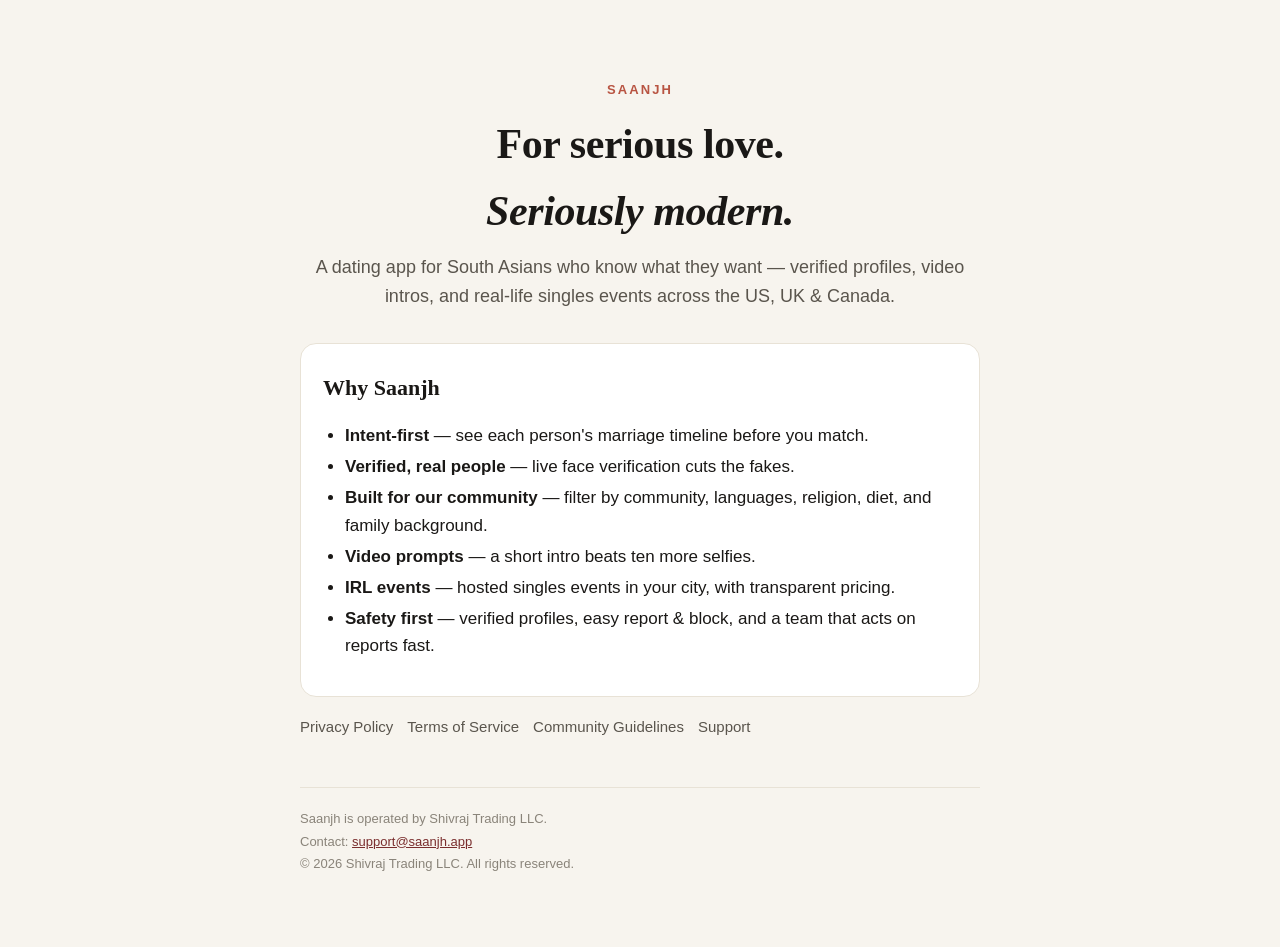
<file: index.html>
<!doctype html>
<html lang="en">
<head>
<meta charset="utf-8">
<meta name="viewport" content="width=device-width, initial-scale=1">
<title>Saanjh — Marriage-minded dating for South Asians</title>
<meta name="description" content="Saanjh is a serious dating app for South Asians in the US, UK, and Canada. Verified profiles, video intros, intent-first matching, and real-life events.">
<style>
:root{--canvas:#F7F4EE;--surface:#fff;--ink:#1A1816;--ink2:#5A554D;--ink3:#8A847A;--accent:#B85442;--accentDeep:#7A2E2E;--sage:#8A9A7B;--border:#E8E2D6}
*{box-sizing:border-box}html{-webkit-text-size-adjust:100%}
body{margin:0;background:var(--canvas);color:var(--ink);font-family:-apple-system,BlinkMacSystemFont,"Segoe UI",Inter,Roboto,sans-serif;line-height:1.6;font-size:17px}
.wrap{max-width:720px;margin:0 auto;padding:32px 20px 72px}
.brand{font-size:13px;letter-spacing:.16em;text-transform:uppercase;color:var(--accent);font-weight:700;margin-bottom:10px}
a{color:var(--accentDeep)}
h1{font-family:Georgia,"Times New Roman",serif;font-weight:600;font-size:34px;letter-spacing:-.01em;margin:0 0 6px}
h2{font-family:Georgia,serif;font-weight:600;font-size:22px;margin:34px 0 8px}
.updated{color:var(--ink3);font-size:14px;margin-bottom:8px}
.lead{color:var(--ink2);font-size:18px;margin:8px 0 8px}
p,li{color:var(--ink)}
ul{padding-left:22px}li{margin:4px 0}
hr{border:0;border-top:1px solid var(--border);margin:28px 0}
.card{background:var(--surface);border:1px solid var(--border);border-radius:16px;padding:20px 22px;margin:16px 0}
.nav{display:flex;flex-wrap:wrap;gap:14px;margin-top:18px;font-size:15px}
.nav a{color:var(--ink2);text-decoration:none;font-weight:500}
.nav a:hover{color:var(--accentDeep)}
.footer{margin-top:48px;padding-top:20px;border-top:1px solid var(--border);color:var(--ink3);font-size:13px;line-height:1.7}
.hero{text-align:center;padding:48px 0 8px}
.hero h1{font-size:42px}
</style>
</head>
<body>
<div class="wrap">
  <div class="hero">
    <div class="brand">Saanjh</div>
    <h1>For serious love.<br><em>Seriously modern.</em></h1>
    <p class="lead">A dating app for South Asians who know what they want — verified profiles, video intros, and real-life singles events across the US, UK &amp; Canada.</p>
  </div>

  <div class="card">
    <h2 style="margin-top:6px">Why Saanjh</h2>
    <ul>
      <li><strong>Intent-first</strong> — see each person's marriage timeline before you match.</li>
      <li><strong>Verified, real people</strong> — live face verification cuts the fakes.</li>
      <li><strong>Built for our community</strong> — filter by community, languages, religion, diet, and family background.</li>
      <li><strong>Video prompts</strong> — a short intro beats ten more selfies.</li>
      <li><strong>IRL events</strong> — hosted singles events in your city, with transparent pricing.</li>
      <li><strong>Safety first</strong> — verified profiles, easy report &amp; block, and a team that acts on reports fast.</li>
    </ul>
  </div>

  <div class="nav">
    <a href="privacy/">Privacy Policy</a>
    <a href="terms/">Terms of Service</a>
    <a href="guidelines/">Community Guidelines</a>
    <a href="support/">Support</a>
  </div>

  <div class="footer">
    Saanjh is operated by Shivraj Trading LLC.<br>
    Contact: <a href="mailto:support@saanjh.app">support@saanjh.app</a><br>
    © 2026 Shivraj Trading LLC. All rights reserved.
  </div>
</div>
</body>
</html>
</file>
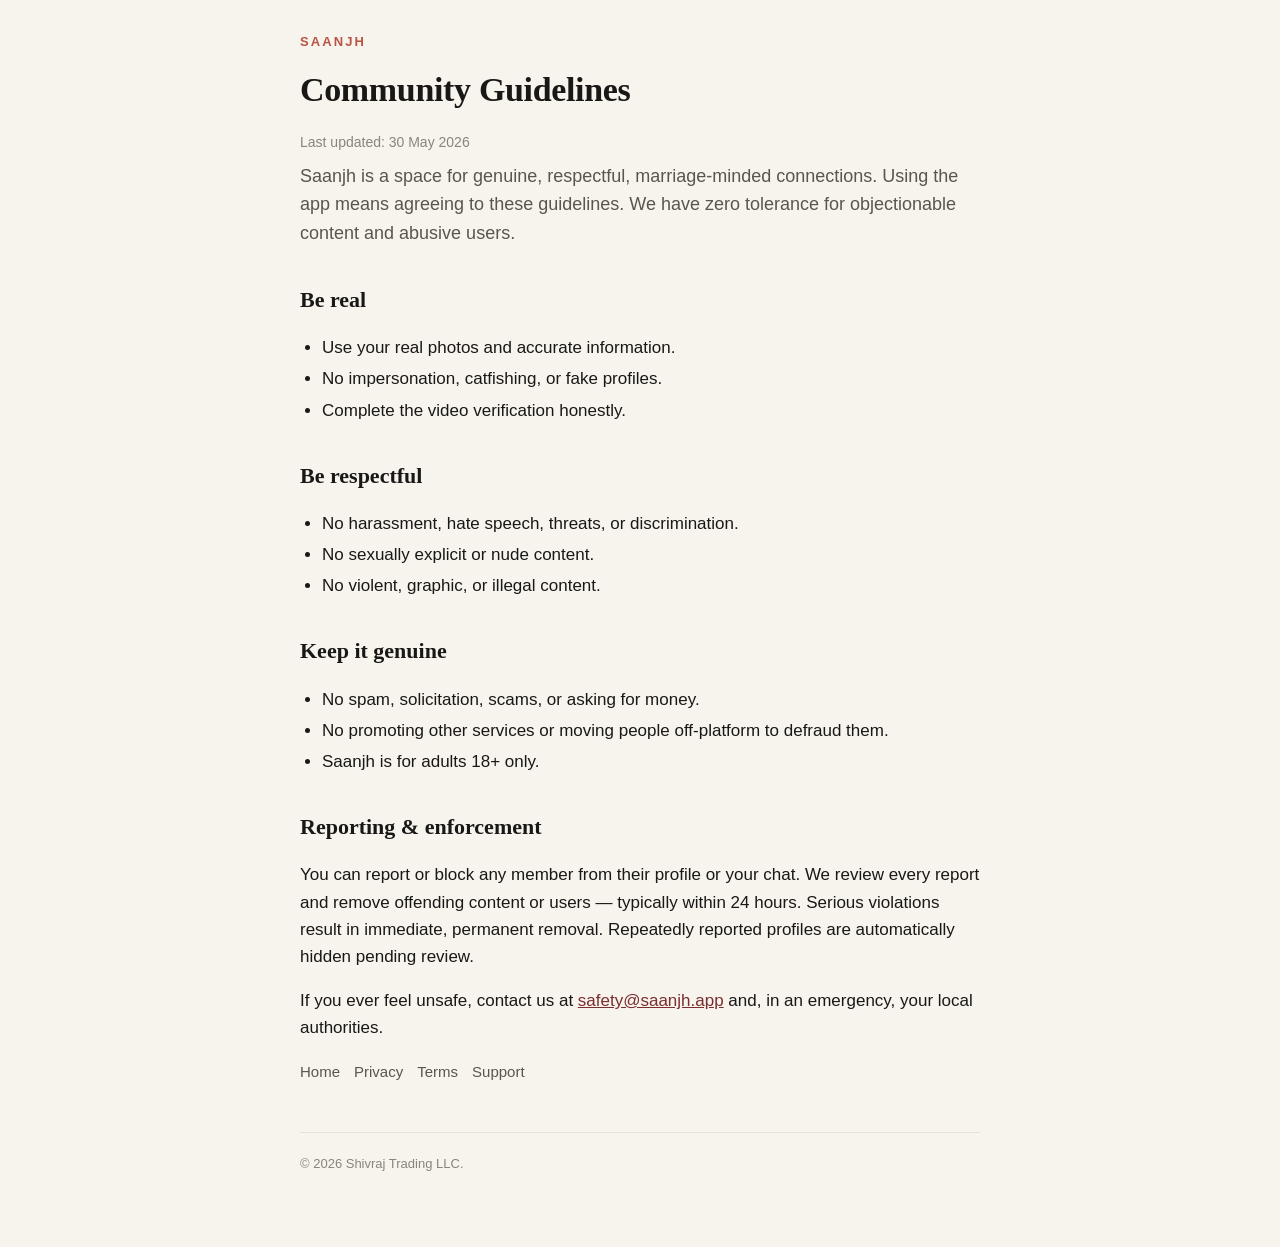
<file: guidelines/index.html>
<!doctype html>
<html lang="en">
<head>
<meta charset="utf-8">
<meta name="viewport" content="width=device-width, initial-scale=1">
<title>Community Guidelines — Saanjh</title>
<meta name="description" content="The rules that keep Saanjh safe and respectful.">
<style>
:root{--canvas:#F7F4EE;--surface:#fff;--ink:#1A1816;--ink2:#5A554D;--ink3:#8A847A;--accent:#B85442;--accentDeep:#7A2E2E;--sage:#8A9A7B;--border:#E8E2D6}
*{box-sizing:border-box}html{-webkit-text-size-adjust:100%}
body{margin:0;background:var(--canvas);color:var(--ink);font-family:-apple-system,BlinkMacSystemFont,"Segoe UI",Inter,Roboto,sans-serif;line-height:1.6;font-size:17px}
.wrap{max-width:720px;margin:0 auto;padding:32px 20px 72px}
.brand{font-size:13px;letter-spacing:.16em;text-transform:uppercase;color:var(--accent);font-weight:700;margin-bottom:10px}
a{color:var(--accentDeep)}
h1{font-family:Georgia,"Times New Roman",serif;font-weight:600;font-size:34px;letter-spacing:-.01em;margin:0 0 6px}
h2{font-family:Georgia,serif;font-weight:600;font-size:22px;margin:34px 0 8px}
.updated{color:var(--ink3);font-size:14px;margin-bottom:8px}
.lead{color:var(--ink2);font-size:18px;margin:8px 0 8px}
p,li{color:var(--ink)}
ul{padding-left:22px}li{margin:4px 0}
.nav{display:flex;flex-wrap:wrap;gap:14px;margin-top:18px;font-size:15px}
.nav a{color:var(--ink2);text-decoration:none;font-weight:500}
.footer{margin-top:48px;padding-top:20px;border-top:1px solid var(--border);color:var(--ink3);font-size:13px;line-height:1.7}
</style>
</head>
<body>
<div class="wrap">
  <div class="brand">Saanjh</div>
  <h1>Community Guidelines</h1>
  <p class="updated">Last updated: 30 May 2026</p>
  <p class="lead">Saanjh is a space for genuine, respectful, marriage-minded connections. Using the app means agreeing to these guidelines. We have zero tolerance for objectionable content and abusive users.</p>

  <h2>Be real</h2>
  <ul>
    <li>Use your real photos and accurate information.</li>
    <li>No impersonation, catfishing, or fake profiles.</li>
    <li>Complete the video verification honestly.</li>
  </ul>

  <h2>Be respectful</h2>
  <ul>
    <li>No harassment, hate speech, threats, or discrimination.</li>
    <li>No sexually explicit or nude content.</li>
    <li>No violent, graphic, or illegal content.</li>
  </ul>

  <h2>Keep it genuine</h2>
  <ul>
    <li>No spam, solicitation, scams, or asking for money.</li>
    <li>No promoting other services or moving people off-platform to defraud them.</li>
    <li>Saanjh is for adults 18+ only.</li>
  </ul>

  <h2>Reporting &amp; enforcement</h2>
  <p>You can report or block any member from their profile or your chat. We review every report and remove offending content or users — typically within 24 hours. Serious violations result in immediate, permanent removal. Repeatedly reported profiles are automatically hidden pending review.</p>

  <p>If you ever feel unsafe, contact us at <a href="mailto:safety@saanjh.app">safety@saanjh.app</a> and, in an emergency, your local authorities.</p>

  <div class="nav">
    <a href="../">Home</a><a href="../privacy/">Privacy</a><a href="../terms/">Terms</a><a href="../support/">Support</a>
  </div>
  <div class="footer">© 2026 Shivraj Trading LLC.</div>
</div>
</body>
</html>
</file>
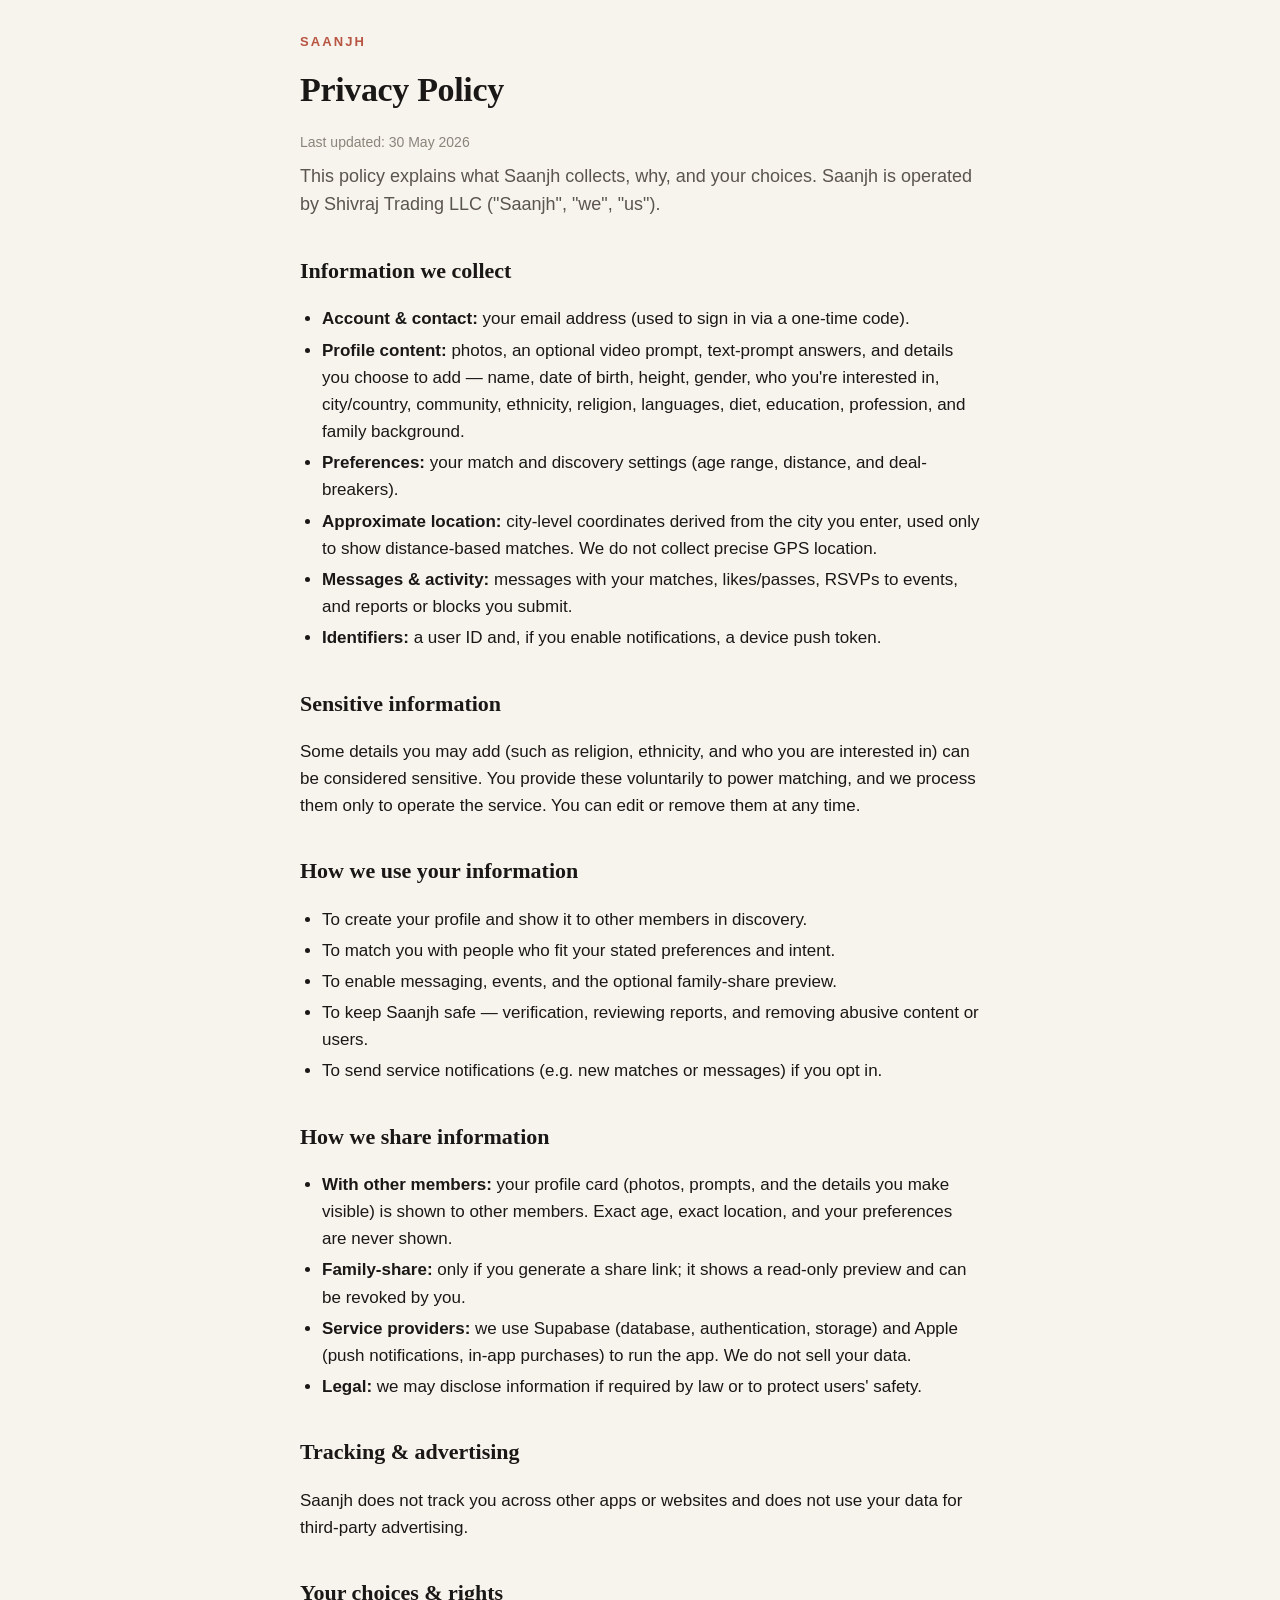
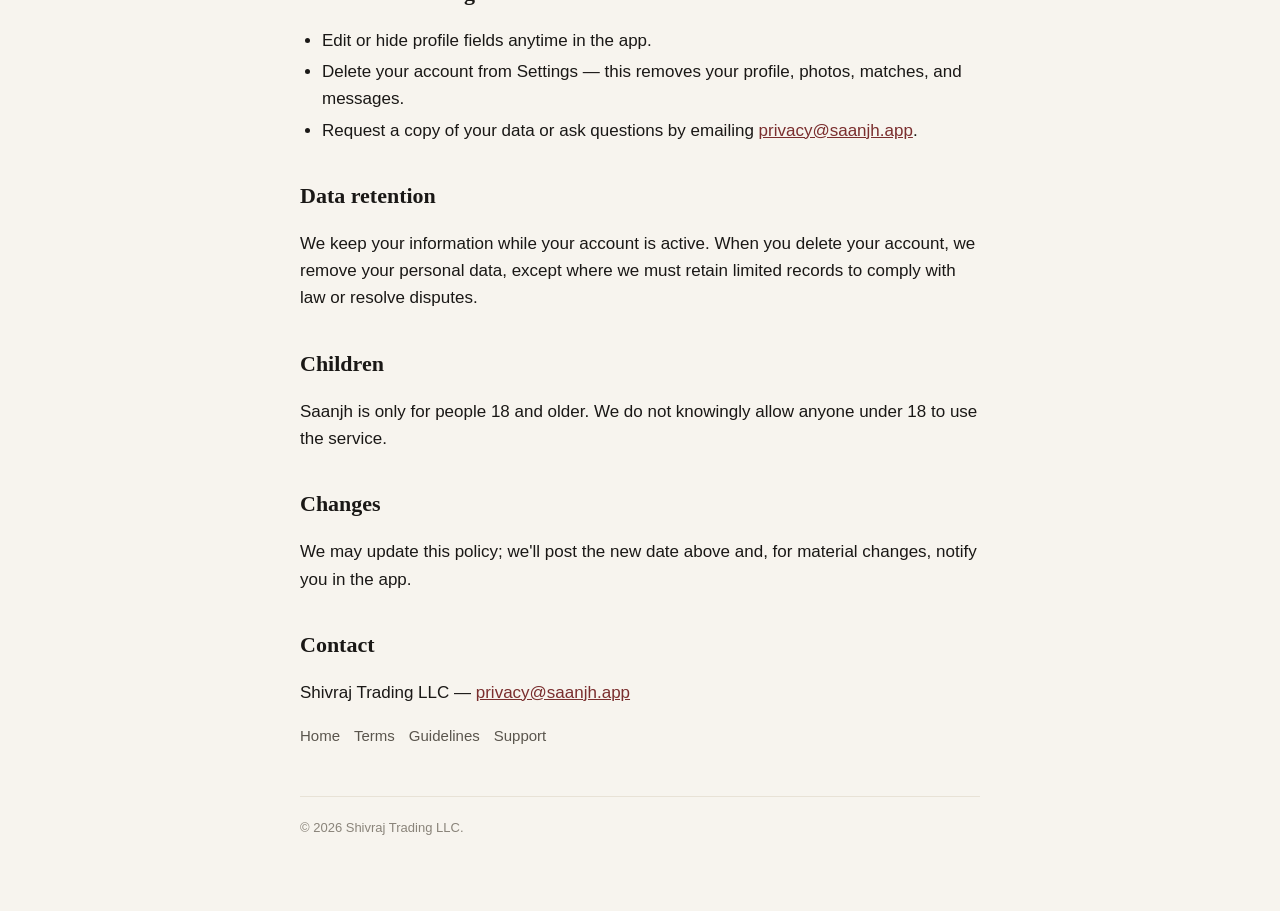
<file: privacy/index.html>
<!doctype html>
<html lang="en">
<head>
<meta charset="utf-8">
<meta name="viewport" content="width=device-width, initial-scale=1">
<title>Privacy Policy — Saanjh</title>
<meta name="description" content="How Saanjh collects, uses, and protects your information.">
<style>
:root{--canvas:#F7F4EE;--surface:#fff;--ink:#1A1816;--ink2:#5A554D;--ink3:#8A847A;--accent:#B85442;--accentDeep:#7A2E2E;--sage:#8A9A7B;--border:#E8E2D6}
*{box-sizing:border-box}html{-webkit-text-size-adjust:100%}
body{margin:0;background:var(--canvas);color:var(--ink);font-family:-apple-system,BlinkMacSystemFont,"Segoe UI",Inter,Roboto,sans-serif;line-height:1.6;font-size:17px}
.wrap{max-width:720px;margin:0 auto;padding:32px 20px 72px}
.brand{font-size:13px;letter-spacing:.16em;text-transform:uppercase;color:var(--accent);font-weight:700;margin-bottom:10px}
a{color:var(--accentDeep)}
h1{font-family:Georgia,"Times New Roman",serif;font-weight:600;font-size:34px;letter-spacing:-.01em;margin:0 0 6px}
h2{font-family:Georgia,serif;font-weight:600;font-size:22px;margin:34px 0 8px}
.updated{color:var(--ink3);font-size:14px;margin-bottom:8px}
.lead{color:var(--ink2);font-size:18px;margin:8px 0 8px}
p,li{color:var(--ink)}
ul{padding-left:22px}li{margin:4px 0}
.nav{display:flex;flex-wrap:wrap;gap:14px;margin-top:18px;font-size:15px}
.nav a{color:var(--ink2);text-decoration:none;font-weight:500}
.footer{margin-top:48px;padding-top:20px;border-top:1px solid var(--border);color:var(--ink3);font-size:13px;line-height:1.7}
</style>
</head>
<body>
<div class="wrap">
  <div class="brand">Saanjh</div>
  <h1>Privacy Policy</h1>
  <p class="updated">Last updated: 30 May 2026</p>
  <p class="lead">This policy explains what Saanjh collects, why, and your choices. Saanjh is operated by Shivraj Trading LLC ("Saanjh", "we", "us").</p>

  <h2>Information we collect</h2>
  <ul>
    <li><strong>Account &amp; contact:</strong> your email address (used to sign in via a one-time code).</li>
    <li><strong>Profile content:</strong> photos, an optional video prompt, text-prompt answers, and details you choose to add — name, date of birth, height, gender, who you're interested in, city/country, community, ethnicity, religion, languages, diet, education, profession, and family background.</li>
    <li><strong>Preferences:</strong> your match and discovery settings (age range, distance, and deal-breakers).</li>
    <li><strong>Approximate location:</strong> city-level coordinates derived from the city you enter, used only to show distance-based matches. We do not collect precise GPS location.</li>
    <li><strong>Messages &amp; activity:</strong> messages with your matches, likes/passes, RSVPs to events, and reports or blocks you submit.</li>
    <li><strong>Identifiers:</strong> a user ID and, if you enable notifications, a device push token.</li>
  </ul>

  <h2>Sensitive information</h2>
  <p>Some details you may add (such as religion, ethnicity, and who you are interested in) can be considered sensitive. You provide these voluntarily to power matching, and we process them only to operate the service. You can edit or remove them at any time.</p>

  <h2>How we use your information</h2>
  <ul>
    <li>To create your profile and show it to other members in discovery.</li>
    <li>To match you with people who fit your stated preferences and intent.</li>
    <li>To enable messaging, events, and the optional family-share preview.</li>
    <li>To keep Saanjh safe — verification, reviewing reports, and removing abusive content or users.</li>
    <li>To send service notifications (e.g. new matches or messages) if you opt in.</li>
  </ul>

  <h2>How we share information</h2>
  <ul>
    <li><strong>With other members:</strong> your profile card (photos, prompts, and the details you make visible) is shown to other members. Exact age, exact location, and your preferences are never shown.</li>
    <li><strong>Family-share:</strong> only if you generate a share link; it shows a read-only preview and can be revoked by you.</li>
    <li><strong>Service providers:</strong> we use Supabase (database, authentication, storage) and Apple (push notifications, in-app purchases) to run the app. We do not sell your data.</li>
    <li><strong>Legal:</strong> we may disclose information if required by law or to protect users' safety.</li>
  </ul>

  <h2>Tracking &amp; advertising</h2>
  <p>Saanjh does not track you across other apps or websites and does not use your data for third-party advertising.</p>

  <h2>Your choices &amp; rights</h2>
  <ul>
    <li>Edit or hide profile fields anytime in the app.</li>
    <li>Delete your account from Settings — this removes your profile, photos, matches, and messages.</li>
    <li>Request a copy of your data or ask questions by emailing <a href="mailto:privacy@saanjh.app">privacy@saanjh.app</a>.</li>
  </ul>

  <h2>Data retention</h2>
  <p>We keep your information while your account is active. When you delete your account, we remove your personal data, except where we must retain limited records to comply with law or resolve disputes.</p>

  <h2>Children</h2>
  <p>Saanjh is only for people 18 and older. We do not knowingly allow anyone under 18 to use the service.</p>

  <h2>Changes</h2>
  <p>We may update this policy; we'll post the new date above and, for material changes, notify you in the app.</p>

  <h2>Contact</h2>
  <p>Shivraj Trading LLC — <a href="mailto:privacy@saanjh.app">privacy@saanjh.app</a></p>

  <div class="nav">
    <a href="../">Home</a><a href="../terms/">Terms</a><a href="../guidelines/">Guidelines</a><a href="../support/">Support</a>
  </div>
  <div class="footer">© 2026 Shivraj Trading LLC.</div>
</div>
</body>
</html>
</file>
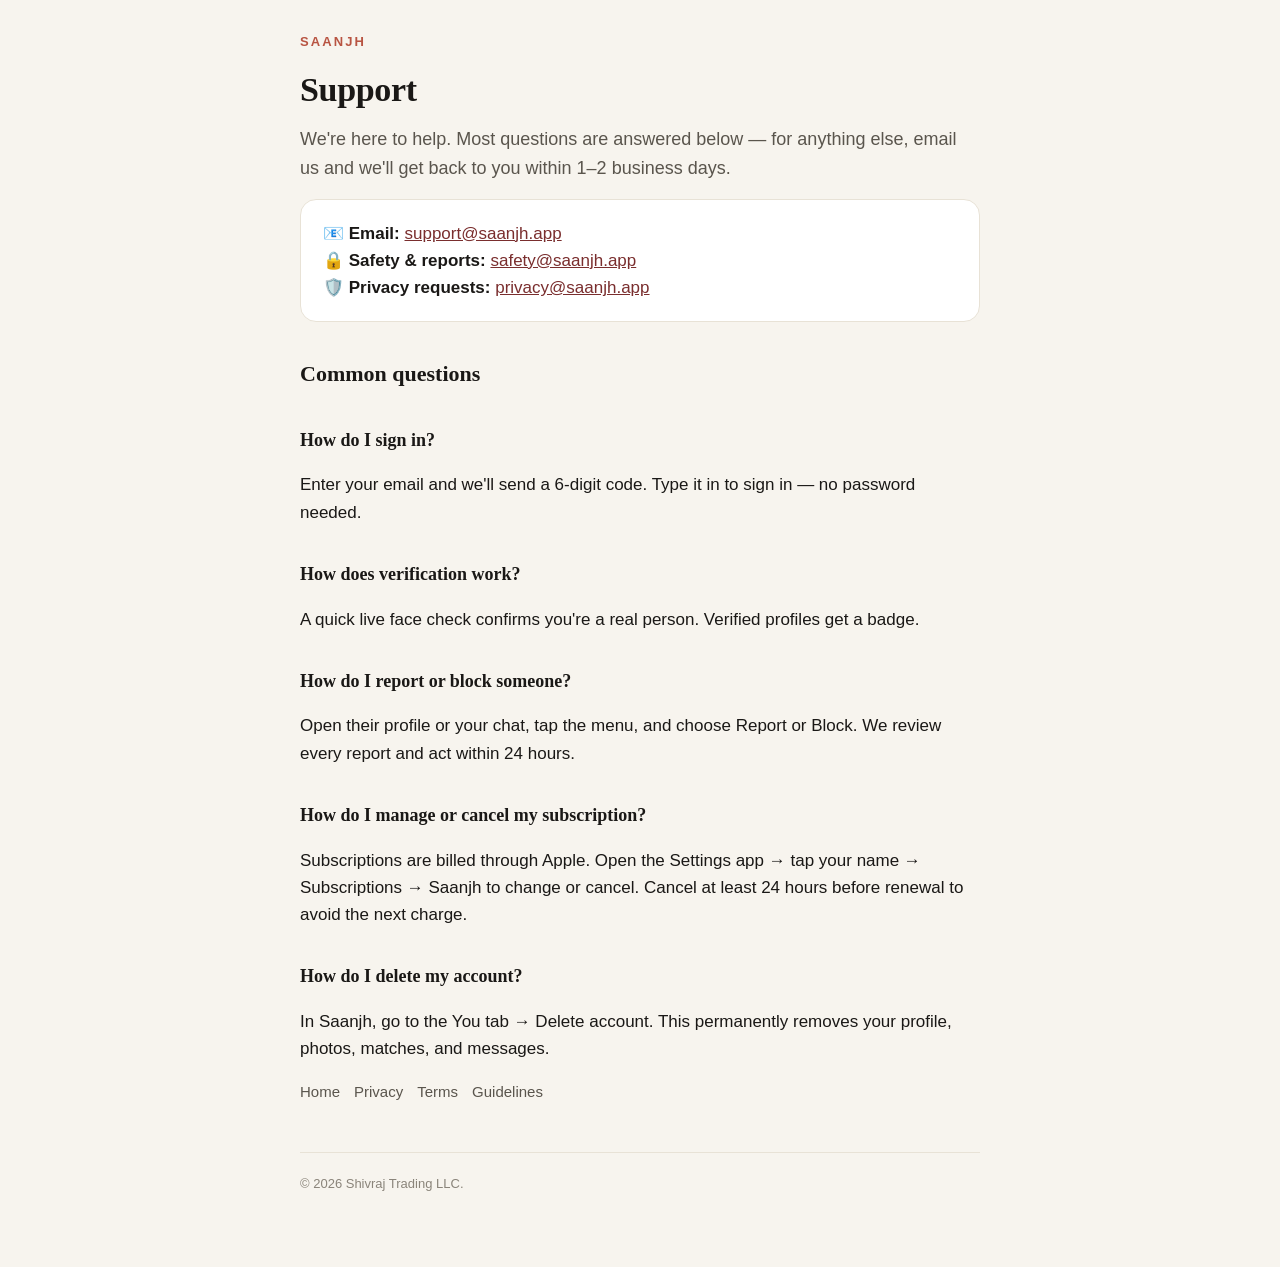
<file: support/index.html>
<!doctype html>
<html lang="en">
<head>
<meta charset="utf-8">
<meta name="viewport" content="width=device-width, initial-scale=1">
<title>Support — Saanjh</title>
<meta name="description" content="Get help with Saanjh.">
<style>
:root{--canvas:#F7F4EE;--surface:#fff;--ink:#1A1816;--ink2:#5A554D;--ink3:#8A847A;--accent:#B85442;--accentDeep:#7A2E2E;--sage:#8A9A7B;--border:#E8E2D6}
*{box-sizing:border-box}html{-webkit-text-size-adjust:100%}
body{margin:0;background:var(--canvas);color:var(--ink);font-family:-apple-system,BlinkMacSystemFont,"Segoe UI",Inter,Roboto,sans-serif;line-height:1.6;font-size:17px}
.wrap{max-width:720px;margin:0 auto;padding:32px 20px 72px}
.brand{font-size:13px;letter-spacing:.16em;text-transform:uppercase;color:var(--accent);font-weight:700;margin-bottom:10px}
a{color:var(--accentDeep)}
h1{font-family:Georgia,"Times New Roman",serif;font-weight:600;font-size:34px;letter-spacing:-.01em;margin:0 0 6px}
h2{font-family:Georgia,serif;font-weight:600;font-size:22px;margin:34px 0 8px}
.lead{color:var(--ink2);font-size:18px;margin:8px 0 8px}
p,li{color:var(--ink)}
.card{background:var(--surface);border:1px solid var(--border);border-radius:16px;padding:20px 22px;margin:16px 0}
.nav{display:flex;flex-wrap:wrap;gap:14px;margin-top:18px;font-size:15px}
.nav a{color:var(--ink2);text-decoration:none;font-weight:500}
.footer{margin-top:48px;padding-top:20px;border-top:1px solid var(--border);color:var(--ink3);font-size:13px;line-height:1.7}
</style>
</head>
<body>
<div class="wrap">
  <div class="brand">Saanjh</div>
  <h1>Support</h1>
  <p class="lead">We're here to help. Most questions are answered below — for anything else, email us and we'll get back to you within 1–2 business days.</p>

  <div class="card">
    <p style="margin:0">📧 <strong>Email:</strong> <a href="mailto:support@saanjh.app">support@saanjh.app</a><br>
    🔒 <strong>Safety &amp; reports:</strong> <a href="mailto:safety@saanjh.app">safety@saanjh.app</a><br>
    🛡️ <strong>Privacy requests:</strong> <a href="mailto:privacy@saanjh.app">privacy@saanjh.app</a></p>
  </div>

  <h2>Common questions</h2>

  <h2 style="font-size:18px">How do I sign in?</h2>
  <p>Enter your email and we'll send a 6-digit code. Type it in to sign in — no password needed.</p>

  <h2 style="font-size:18px">How does verification work?</h2>
  <p>A quick live face check confirms you're a real person. Verified profiles get a badge.</p>

  <h2 style="font-size:18px">How do I report or block someone?</h2>
  <p>Open their profile or your chat, tap the menu, and choose Report or Block. We review every report and act within 24 hours.</p>

  <h2 style="font-size:18px">How do I manage or cancel my subscription?</h2>
  <p>Subscriptions are billed through Apple. Open the Settings app → tap your name → Subscriptions → Saanjh to change or cancel. Cancel at least 24 hours before renewal to avoid the next charge.</p>

  <h2 style="font-size:18px">How do I delete my account?</h2>
  <p>In Saanjh, go to the You tab → Delete account. This permanently removes your profile, photos, matches, and messages.</p>

  <div class="nav">
    <a href="../">Home</a><a href="../privacy/">Privacy</a><a href="../terms/">Terms</a><a href="../guidelines/">Guidelines</a>
  </div>
  <div class="footer">© 2026 Shivraj Trading LLC.</div>
</div>
</body>
</html>
</file>
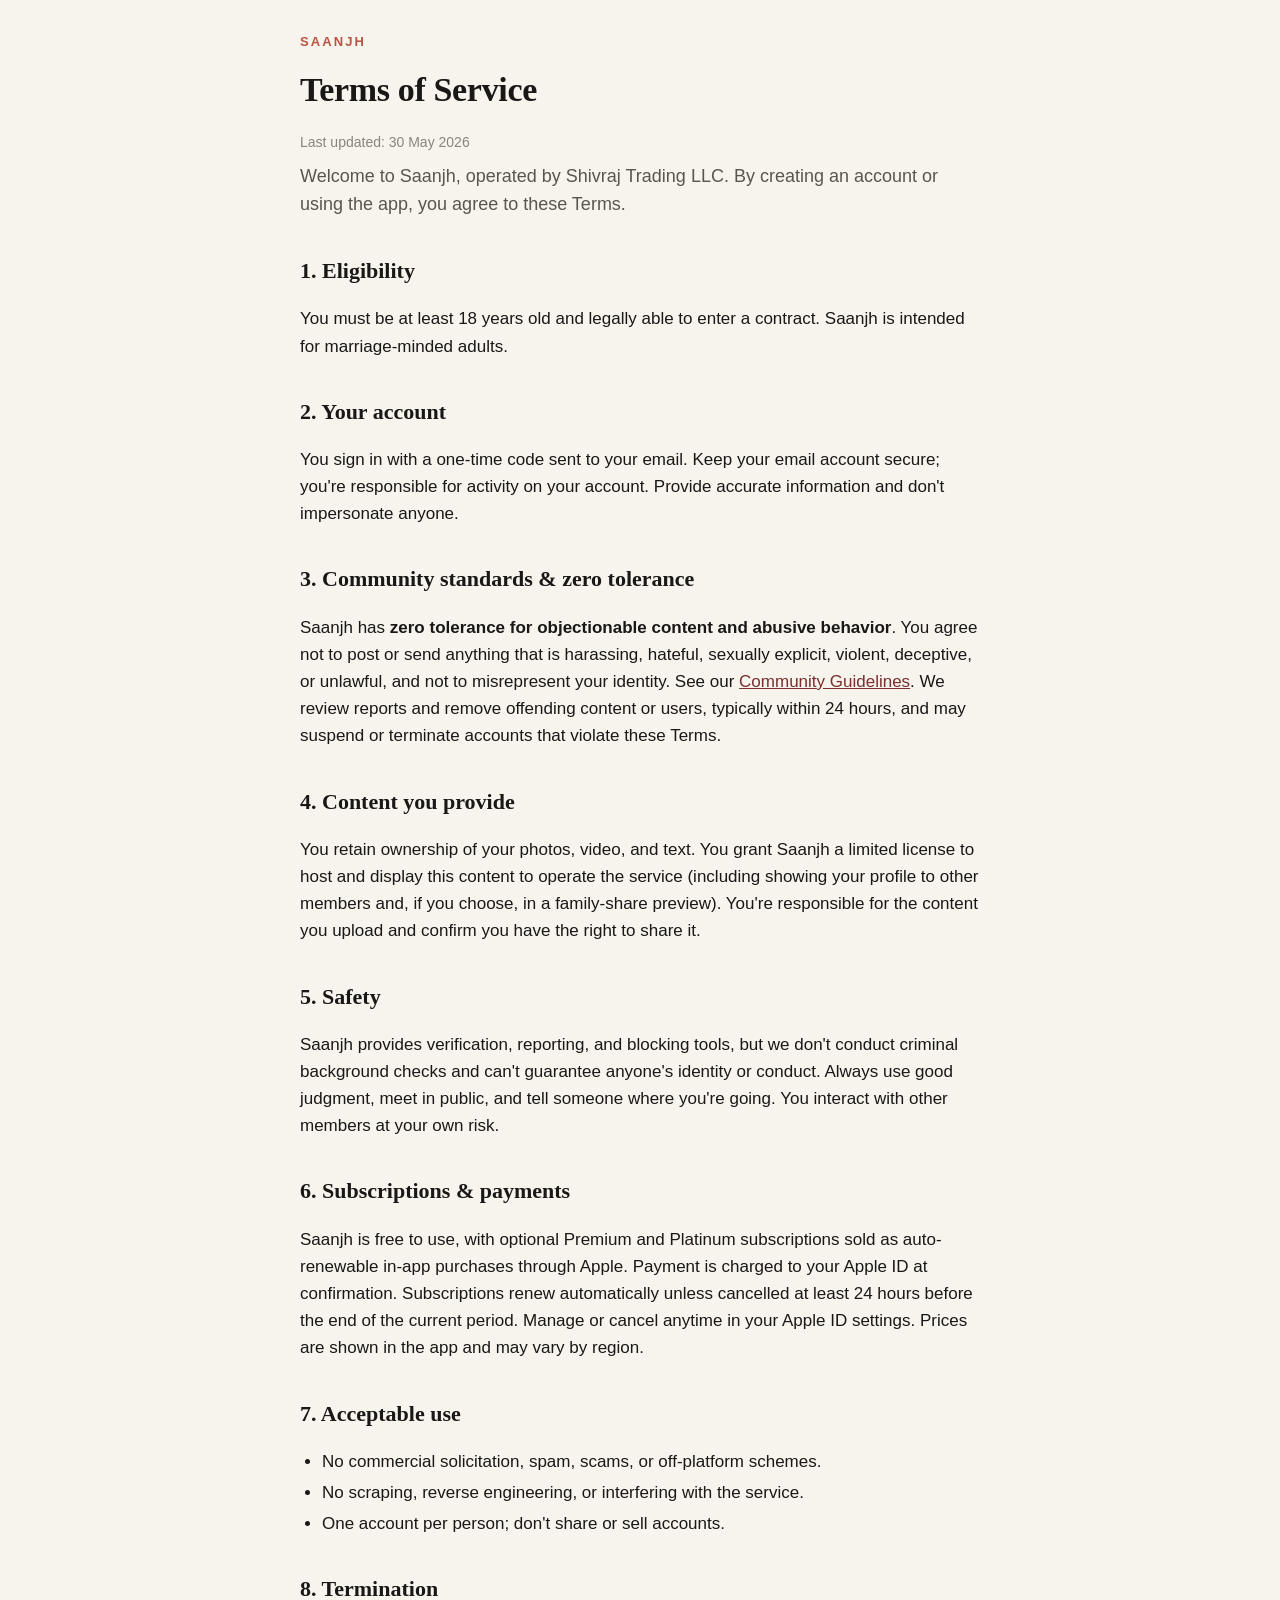
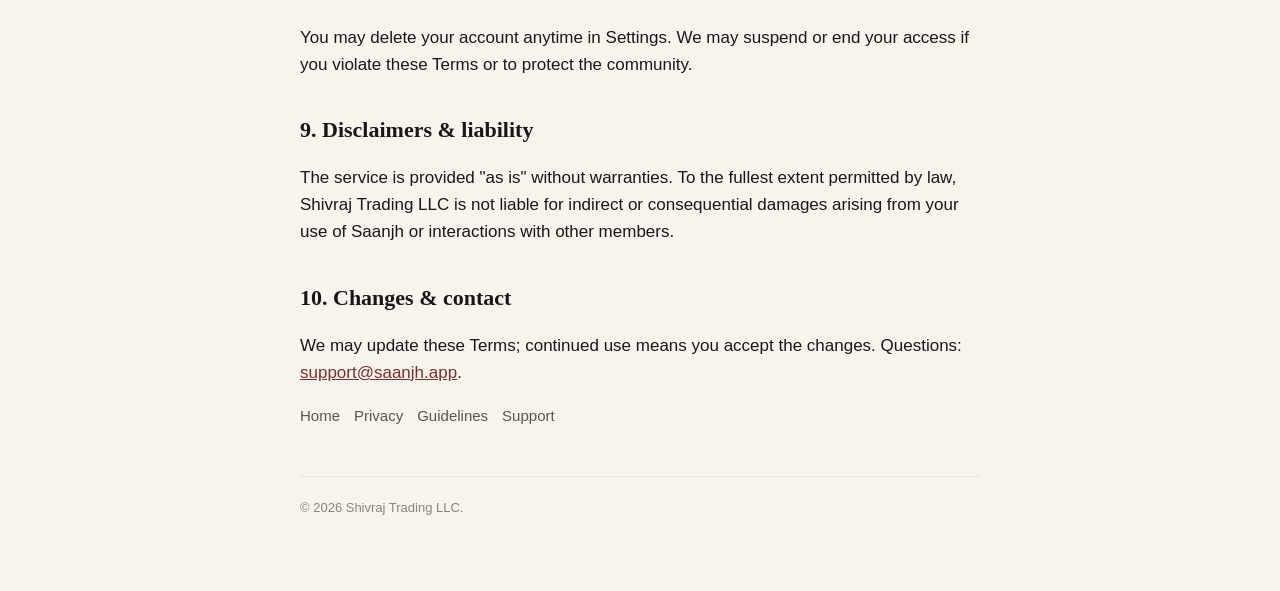
<file: terms/index.html>
<!doctype html>
<html lang="en">
<head>
<meta charset="utf-8">
<meta name="viewport" content="width=device-width, initial-scale=1">
<title>Terms of Service — Saanjh</title>
<meta name="description" content="The terms that govern your use of Saanjh.">
<style>
:root{--canvas:#F7F4EE;--surface:#fff;--ink:#1A1816;--ink2:#5A554D;--ink3:#8A847A;--accent:#B85442;--accentDeep:#7A2E2E;--sage:#8A9A7B;--border:#E8E2D6}
*{box-sizing:border-box}html{-webkit-text-size-adjust:100%}
body{margin:0;background:var(--canvas);color:var(--ink);font-family:-apple-system,BlinkMacSystemFont,"Segoe UI",Inter,Roboto,sans-serif;line-height:1.6;font-size:17px}
.wrap{max-width:720px;margin:0 auto;padding:32px 20px 72px}
.brand{font-size:13px;letter-spacing:.16em;text-transform:uppercase;color:var(--accent);font-weight:700;margin-bottom:10px}
a{color:var(--accentDeep)}
h1{font-family:Georgia,"Times New Roman",serif;font-weight:600;font-size:34px;letter-spacing:-.01em;margin:0 0 6px}
h2{font-family:Georgia,serif;font-weight:600;font-size:22px;margin:34px 0 8px}
.updated{color:var(--ink3);font-size:14px;margin-bottom:8px}
.lead{color:var(--ink2);font-size:18px;margin:8px 0 8px}
p,li{color:var(--ink)}
ul{padding-left:22px}li{margin:4px 0}
.nav{display:flex;flex-wrap:wrap;gap:14px;margin-top:18px;font-size:15px}
.nav a{color:var(--ink2);text-decoration:none;font-weight:500}
.footer{margin-top:48px;padding-top:20px;border-top:1px solid var(--border);color:var(--ink3);font-size:13px;line-height:1.7}
</style>
</head>
<body>
<div class="wrap">
  <div class="brand">Saanjh</div>
  <h1>Terms of Service</h1>
  <p class="updated">Last updated: 30 May 2026</p>
  <p class="lead">Welcome to Saanjh, operated by Shivraj Trading LLC. By creating an account or using the app, you agree to these Terms.</p>

  <h2>1. Eligibility</h2>
  <p>You must be at least 18 years old and legally able to enter a contract. Saanjh is intended for marriage-minded adults.</p>

  <h2>2. Your account</h2>
  <p>You sign in with a one-time code sent to your email. Keep your email account secure; you're responsible for activity on your account. Provide accurate information and don't impersonate anyone.</p>

  <h2>3. Community standards &amp; zero tolerance</h2>
  <p>Saanjh has <strong>zero tolerance for objectionable content and abusive behavior</strong>. You agree not to post or send anything that is harassing, hateful, sexually explicit, violent, deceptive, or unlawful, and not to misrepresent your identity. See our <a href="../guidelines/">Community Guidelines</a>. We review reports and remove offending content or users, typically within 24 hours, and may suspend or terminate accounts that violate these Terms.</p>

  <h2>4. Content you provide</h2>
  <p>You retain ownership of your photos, video, and text. You grant Saanjh a limited license to host and display this content to operate the service (including showing your profile to other members and, if you choose, in a family-share preview). You're responsible for the content you upload and confirm you have the right to share it.</p>

  <h2>5. Safety</h2>
  <p>Saanjh provides verification, reporting, and blocking tools, but we don't conduct criminal background checks and can't guarantee anyone's identity or conduct. Always use good judgment, meet in public, and tell someone where you're going. You interact with other members at your own risk.</p>

  <h2>6. Subscriptions &amp; payments</h2>
  <p>Saanjh is free to use, with optional Premium and Platinum subscriptions sold as auto-renewable in-app purchases through Apple. Payment is charged to your Apple ID at confirmation. Subscriptions renew automatically unless cancelled at least 24 hours before the end of the current period. Manage or cancel anytime in your Apple ID settings. Prices are shown in the app and may vary by region.</p>

  <h2>7. Acceptable use</h2>
  <ul>
    <li>No commercial solicitation, spam, scams, or off-platform schemes.</li>
    <li>No scraping, reverse engineering, or interfering with the service.</li>
    <li>One account per person; don't share or sell accounts.</li>
  </ul>

  <h2>8. Termination</h2>
  <p>You may delete your account anytime in Settings. We may suspend or end your access if you violate these Terms or to protect the community.</p>

  <h2>9. Disclaimers &amp; liability</h2>
  <p>The service is provided "as is" without warranties. To the fullest extent permitted by law, Shivraj Trading LLC is not liable for indirect or consequential damages arising from your use of Saanjh or interactions with other members.</p>

  <h2>10. Changes &amp; contact</h2>
  <p>We may update these Terms; continued use means you accept the changes. Questions: <a href="mailto:support@saanjh.app">support@saanjh.app</a>.</p>

  <div class="nav">
    <a href="../">Home</a><a href="../privacy/">Privacy</a><a href="../guidelines/">Guidelines</a><a href="../support/">Support</a>
  </div>
  <div class="footer">© 2026 Shivraj Trading LLC.</div>
</div>
</body>
</html>
</file>
